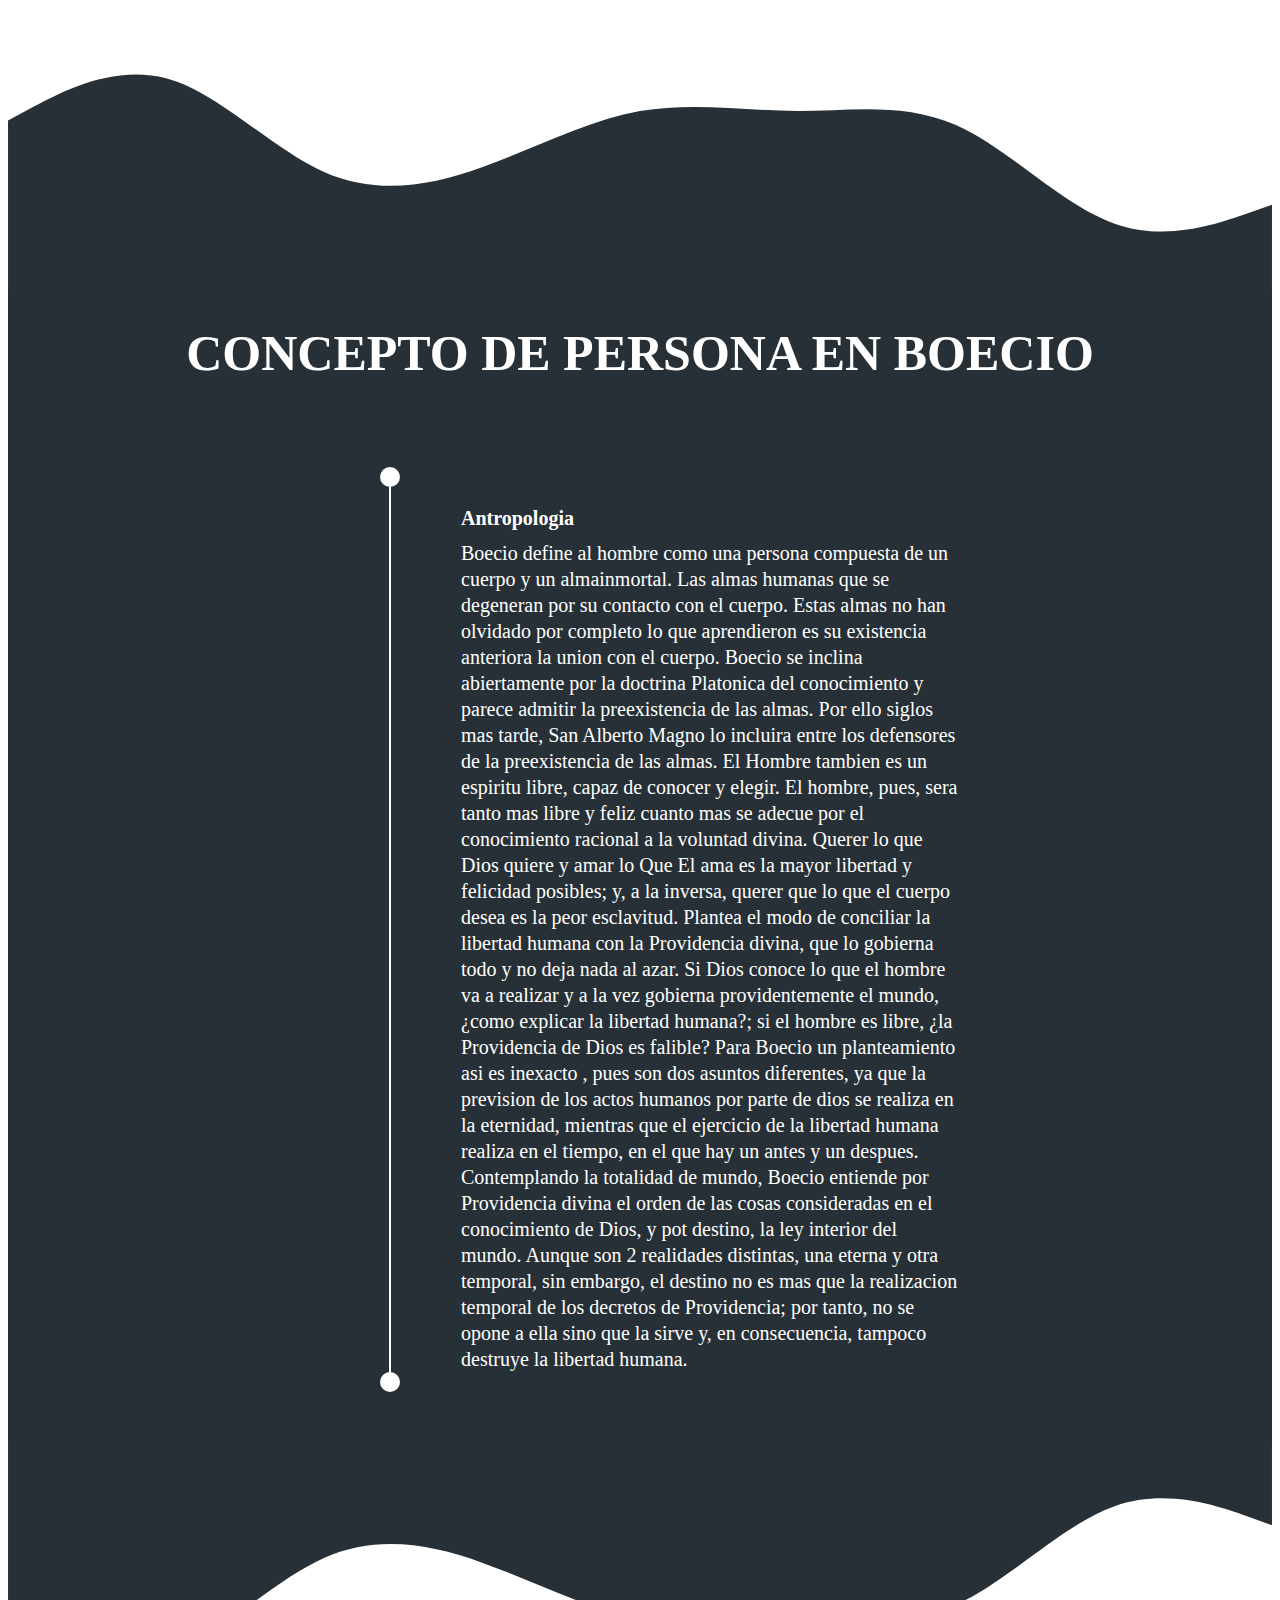
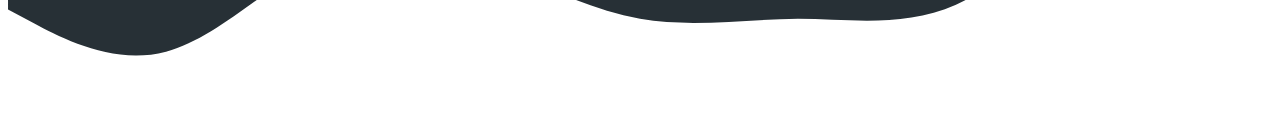
<file: Trabajos/Concepto Boecio/index.html>
<!DOCTYPE html>
<html lang="en">
<head>
    <meta charset="UTF-8">
    <meta http-equiv="X-UA-Compatible" content="IE=edge">
    <meta name="viewport" content="width=device-width, initial-scale=1.0">
    <title>Boecio</title>

    <link rel="stylesheet" href="style.css">
</head>
<body>

    <section class="proyectos" id="trabajos">
        <img class="ola" src="Imagenes/ola religiosa.svg" alt="division">
        <div class="cuerpo-proyectos">
            <h2 class="titulo-experiencia">Concepto de Persona En Boecio</h2>
            <div class="experiencia-grid">
                <div class="vacia"></div>
                <div class="linea"></div>
                <div class="experiencias">
                    <div class="fecha-experiencia"></div>
                    <div class="empresa-experiencia"></div>
                    <div class="rol-experiencia">Antropologia</div>
                    <div class="descripcion-experiencia">
                        Boecio define al hombre como una persona compuesta de
                        un cuerpo y un almainmortal. Las almas humanas que se 
                        degeneran por su contacto con el cuerpo. Estas almas
                        no han olvidado por completo lo que aprendieron
                        es su existencia anteriora la union con el cuerpo.
                        Boecio se inclina abiertamente por la doctrina Platonica 
                        del conocimiento y parece admitir la preexistencia de las
                        almas. Por ello siglos mas tarde, San Alberto Magno
                        lo incluira entre los defensores de la preexistencia
                        de las almas.
                        El Hombre tambien es un espiritu libre, capaz de conocer
                        y elegir. El hombre, pues, sera tanto mas libre y feliz
                        cuanto mas se adecue por el conocimiento racional a la 
                        voluntad divina. Querer lo que Dios quiere y amar lo Que
                        El ama es la mayor libertad y felicidad posibles; y, a la
                        inversa, querer que lo que el cuerpo desea es la peor 
                        esclavitud.
                        Plantea el modo de conciliar la libertad humana con la 
                        Providencia divina, que lo gobierna todo y no deja nada al
                        azar. Si Dios conoce lo que el hombre va a realizar y a la  
                        vez gobierna providentemente el mundo, ¿como explicar la 
                        libertad humana?; si el hombre es libre, ¿la Providencia
                        de Dios es falible? Para Boecio un planteamiento asi es inexacto
                        , pues son dos asuntos diferentes, ya que la  prevision de los 
                        actos humanos por parte de dios se realiza en la eternidad,
                        mientras que el ejercicio de la libertad humana realiza en el
                        tiempo, en el que hay un antes y un despues.
                        Contemplando la totalidad de mundo, Boecio entiende por 
                        Providencia divina el orden de las cosas consideradas en el
                        conocimiento de Dios, y pot destino, la ley interior del mundo.
                        Aunque son 2 realidades distintas, una eterna y otra temporal,
                        sin embargo, el destino no es mas que la realizacion temporal
                        de los decretos de Providencia; por tanto, no se opone a ella
                        sino que la sirve y, en consecuencia, tampoco destruye la 
                        libertad humana.
                    </div>
                </div>

            </div>
        </div>

        <img class="ola-abajo" src="Imagenes/ola religiosa.svg" alt="division">
    </section>








</body>
</html>
</file>
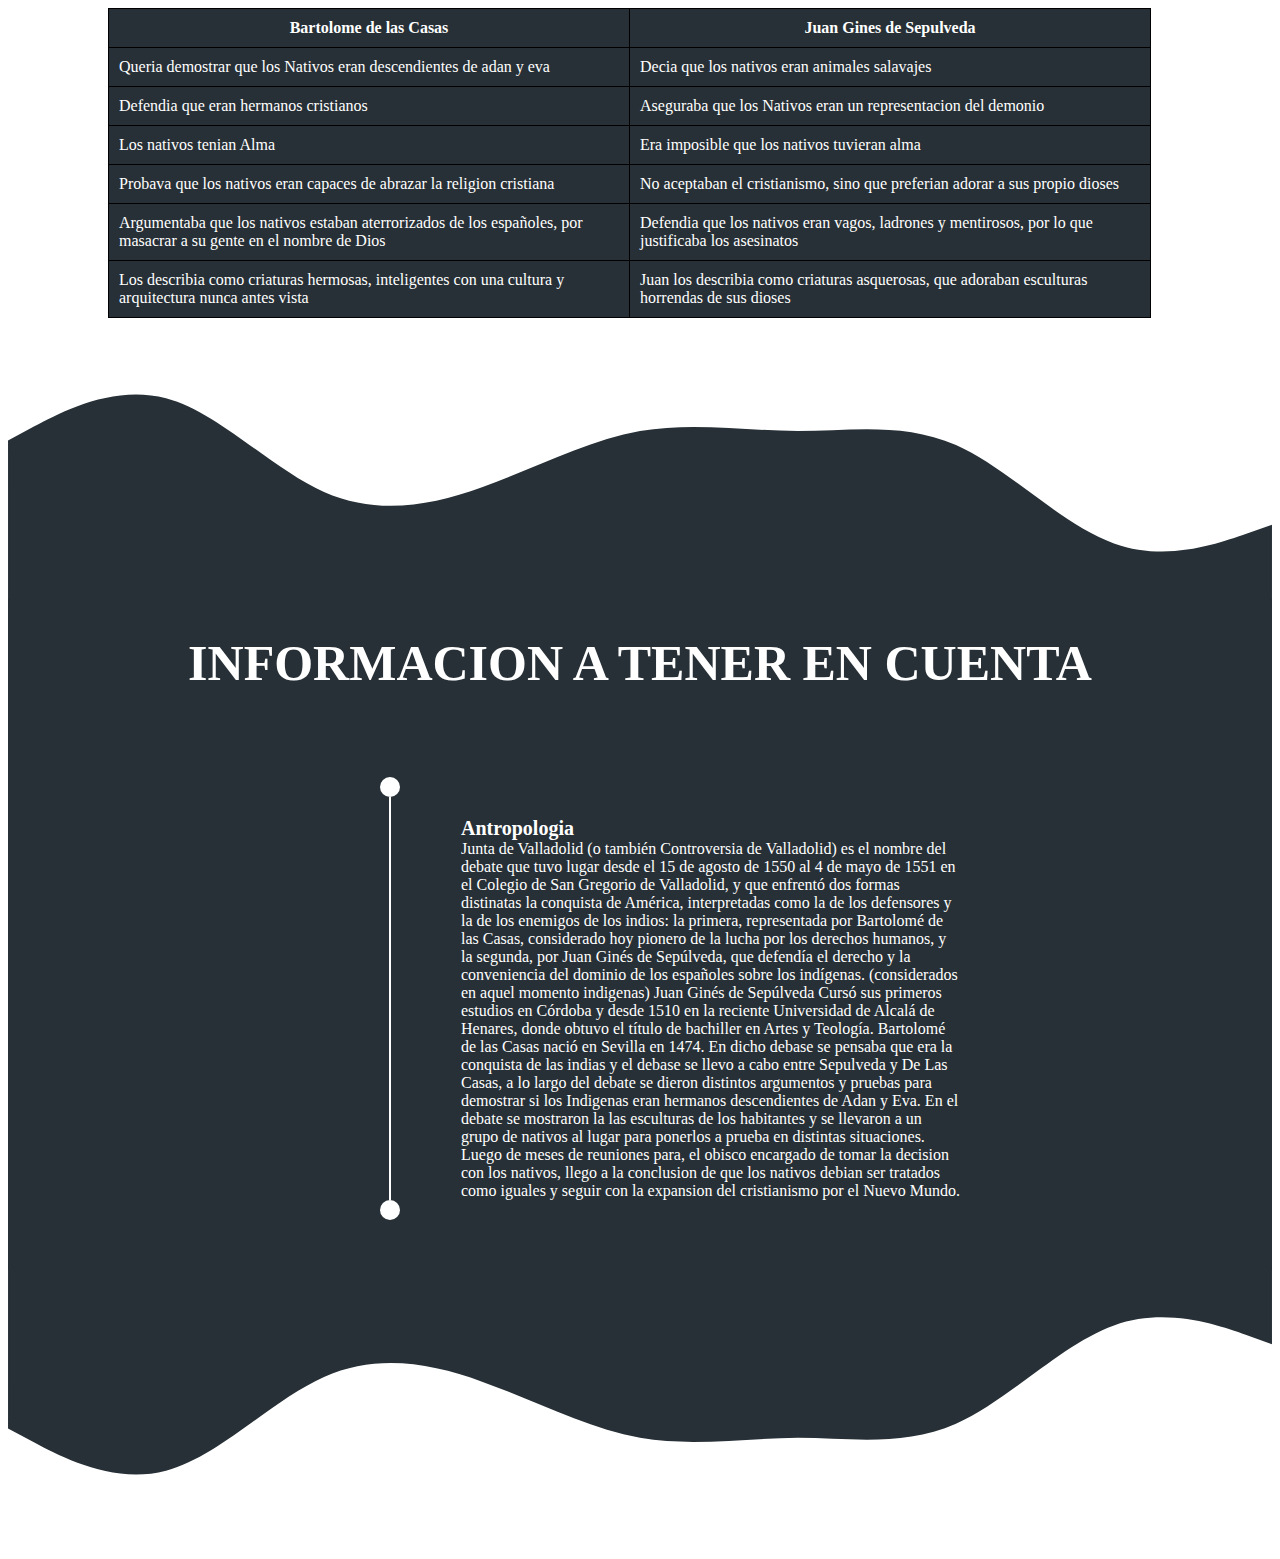
<file: Trabajos/Cuadro comparativo/Body.html>
<!DOCTYPE html>
<html lang="en">
<head>
    <meta charset="UTF-8">
    <meta http-equiv="X-UA-Compatible" content="IE=edge">
    <meta name="viewport" content="width=device-width, initial-scale=1.0">
    <title>Cuadro Comparativo</title>

    <link rel="stylesheet" href="styli.css">

    <style>
        table, th, td{
            border: 1px solid black;
            border-collapse: collapse;
            background-color:#273036;
            color: white;
        }

        th, td{
            padding: 10px;
        }

        th{
            text-align: center;
            width: 500px;
        }
        table{
            margin-top: 20px;
            margin: 0 100px;
        }
    </style>

</head>
<body>
    <table>
        <tr>
            <th>Bartolome de las Casas</th>
            <th>Juan Gines de Sepulveda</th>
        </tr>

        <tr>
            <td>Queria demostrar que los Nativos eran descendientes de adan y eva</td>
            <td>Decia que los nativos eran animales salavajes</td>
        </tr>

        <tr>
            <td>Defendia que eran hermanos cristianos</td>
            <td>Aseguraba que los Nativos eran un representacion del demonio</td>
        </tr>

        <tr>
            <td>Los nativos tenian Alma</td>
            <td>Era imposible que los nativos tuvieran alma</td>
        </tr>

        <tr>
            <td>Probava que los nativos eran capaces de abrazar la religion cristiana</td>
            <td>No aceptaban el cristianismo, sino que preferian adorar a sus propio dioses</td>
        </tr>

        <tr>
            <td>Argumentaba que los nativos estaban aterrorizados de los españoles, por masacrar a su gente en el nombre de Dios</td>
            <td>Defendia que los nativos eran vagos, ladrones y mentirosos, por lo que justificaba los asesinatos</td>
        </tr>

        <tr>
            <td>Los describia como criaturas hermosas, inteligentes con una cultura y arquitectura nunca antes vista</td>
            <td>Juan los describia como criaturas asquerosas, que adoraban esculturas horrendas de sus dioses</td>
        </tr>
    </table>



    <section class="texto" id="trabajo">
        <img class="ola" src="Imagenes/ola religiosa.svg" alt="division">
        <div class="cuerpo-texto">
            <h2 class="titulo-texto">Informacion a tener en cuenta</h2>
            <div class="texto-grid">
                <div class="vacia"></div>
                <div class="linea"></div>
                <div class="textos">
                    <div class="sub-titulo">Antropologia</div>
                    <div class="Contenido">
                        Junta de Valladolid (o también Controversia de Valladolid) es el nombre del debate que tuvo
                        lugar desde el 15 de agosto de 1550 al 4 de mayo de 1551 en el Colegio de San Gregorio de Valladolid,
                        y que enfrentó dos formas distinatas la conquista de América, interpretadas como la de los 
                        defensores y la de los enemigos de los indios: la primera, representada por Bartolomé de las Casas, considerado 
                        hoy pionero de la lucha por los derechos humanos, y la segunda, por Juan Ginés de Sepúlveda, que defendía el derecho y 
                        la conveniencia del dominio de los españoles sobre los indígenas. (considerados en aquel momento indigenas)
                        Juan Ginés de Sepúlveda Cursó sus primeros estudios en Córdoba y desde 1510 en la reciente Universidad de Alcalá de Henares,
                        donde obtuvo el título de bachiller en Artes y Teología.
                        Bartolomé de las Casas nació en Sevilla en 1474.
                        En dicho debase se pensaba que era la conquista de las indias y el debase se llevo a cabo entre Sepulveda y De Las Casas, 
                        a lo largo del debate se dieron distintos argumentos y pruebas para demostrar si los Indigenas eran hermanos descendientes 
                        de Adan y Eva. En el debate se mostraron la las esculturas de los habitantes y se llevaron a un grupo de nativos al lugar
                        para ponerlos a prueba en distintas situaciones.
                        Luego de meses de reuniones para, el obisco encargado de tomar la decision con los nativos, llego a la conclusion de 
                        que los nativos debian ser tratados como iguales y seguir con la expansion del cristianismo por el Nuevo Mundo.
                    </div>
                </div>
            </div>

        </div>
        <img class="ola-abajo" src="Imagenes/ola religiosa.svg" alt="division">
    </section>

</body>
</html>
</file>
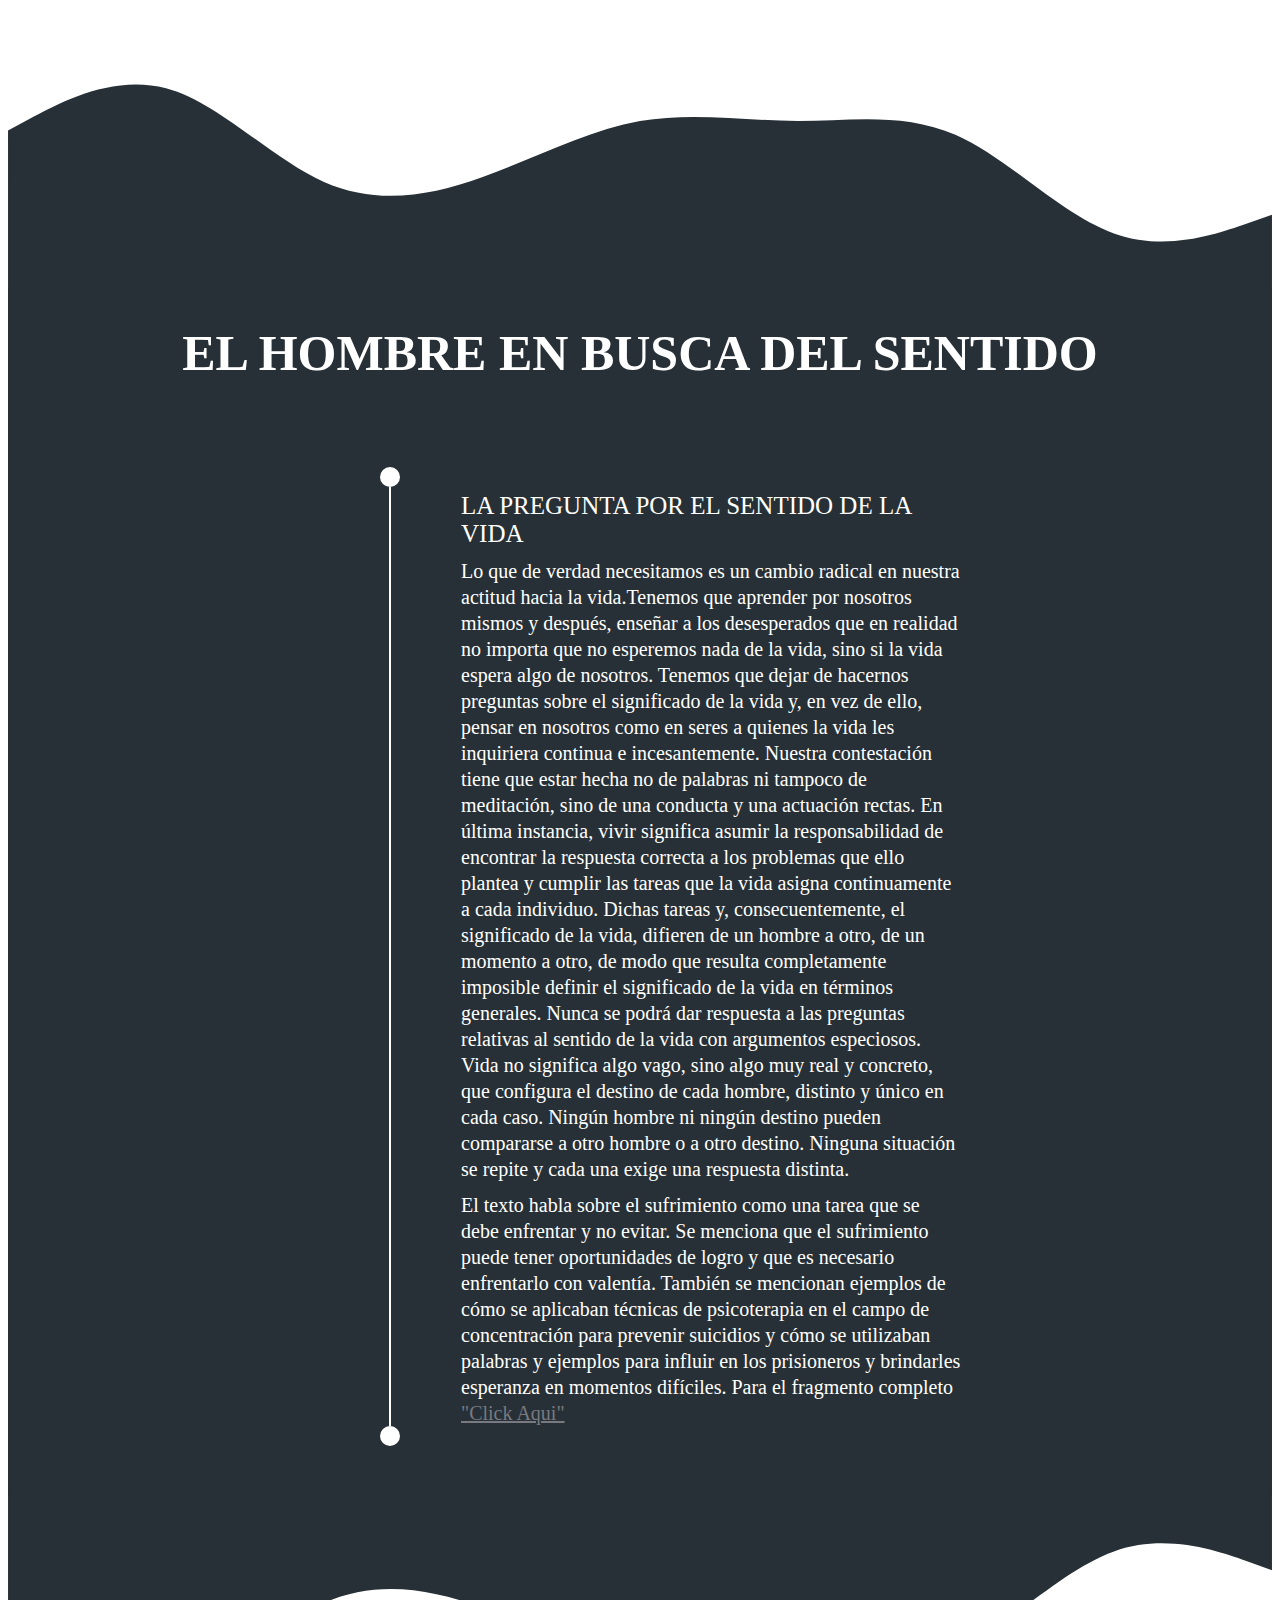
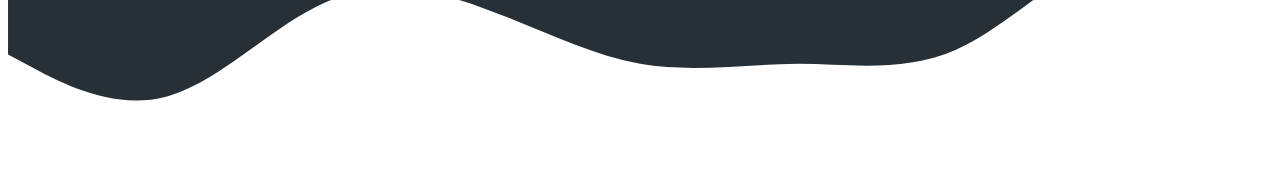
<file: Trabajos/El Sentido de la Vida/vik.html>
<!DOCTYPE html>
<html lang="en">
<head>
    <meta charset="UTF-8">
    <meta http-equiv="X-UA-Compatible" content="IE=edge">
    <meta name="viewport" content="width=device-width, initial-scale=1.0">
    <title>Viktor Frankl</title>

    <link rel="stylesheet" href="vik.css">
</head>
<body>

    <section class="proyectos" id="trabajos">
        <img class="ola" src="Imagenes/ola religiosa.svg" alt="division">
        <div class="cuerpo-proyectos">
            <h2 class="titulo-experiencia">El Hombre en Busca del Sentido</h2>
            <div class="experiencia-grid">
                <div class="vacia"></div>
                <div class="linea"></div>
                <div class="experiencias">
                    <div class="fecha-experiencia"></div>
                    <div class="empresa-experiencia">La pregunta por el sentido de la vida</div>
                    <div class="descripcion-experiencia">
                        Lo que de verdad necesitamos es un cambio radical
                        en nuestra actitud hacia la vida.Tenemos que 
                        aprender por nosotros mismos y después, enseñar 
                        a los desesperados que en
                        realidad no importa que no esperemos nada de la vida,
                        sino si la vida espera algo de nosotros. Tenemos que 
                        dejar de hacernos preguntas sobre el significado 
                        de la vida y, en vez de ello, pensar en nosotros
                        como en seres a quienes la vida les inquiriera continua
                        e incesantemente. Nuestra contestación tiene que estar 
                        hecha no de palabras ni tampoco de
                        meditación, sino de una conducta y una actuación 
                        rectas. En última instancia, vivir significa
                        asumir la responsabilidad de encontrar la respuesta 
                        correcta a los problemas que ello
                        plantea y cumplir las tareas que la vida asigna 
                        continuamente a cada individuo.
                        Dichas tareas y, consecuentemente, el significado de 
                        la vida, difieren de un hombre a
                        otro, de un momento a otro, de modo que resulta 
                        completamente imposible definir el significado de la 
                        vida en términos generales. Nunca se podrá dar respuesta a 
                        las preguntas relativas al sentido de la vida 
                        con argumentos especiosos. Vida no significa algo vago, sino
                        algo muy real y concreto, que configura el destino de cada 
                        hombre, distinto y único en cada caso. Ningún hombre ni ningún
                        destino pueden compararse a otro hombre o a otro destino.
                        Ninguna situación se repite y cada una exige una respuesta distinta.

                    </div>
                    <div class="descripcion-experiencia">
                        El texto habla sobre el sufrimiento como una tarea que se debe 
                        enfrentar y no evitar. Se menciona que el sufrimiento puede tener 
                        oportunidades de logro y que es necesario enfrentarlo con valentía. 
                        También se mencionan ejemplos de cómo se aplicaban técnicas de 
                        psicoterapia en el campo de concentración para prevenir suicidios 
                        y cómo se utilizaban palabras y ejemplos para influir en los prisioneros
                        y brindarles esperanza en momentos difíciles. Para el fragmento completo
                        <a class="enlace-jeno" href="Texto completo/Viktor Emil Frankl - El Hombre En Busca del Sentido (2004)-46-68.pdf" download="">
                            "Click Aqui"</a>
                        
                    </div>
                </div>

            </div>
        </div>

        <img class="ola-abajo" src="Imagenes/ola religiosa.svg" alt="division">
    </section>








</body>
</html>
</file>
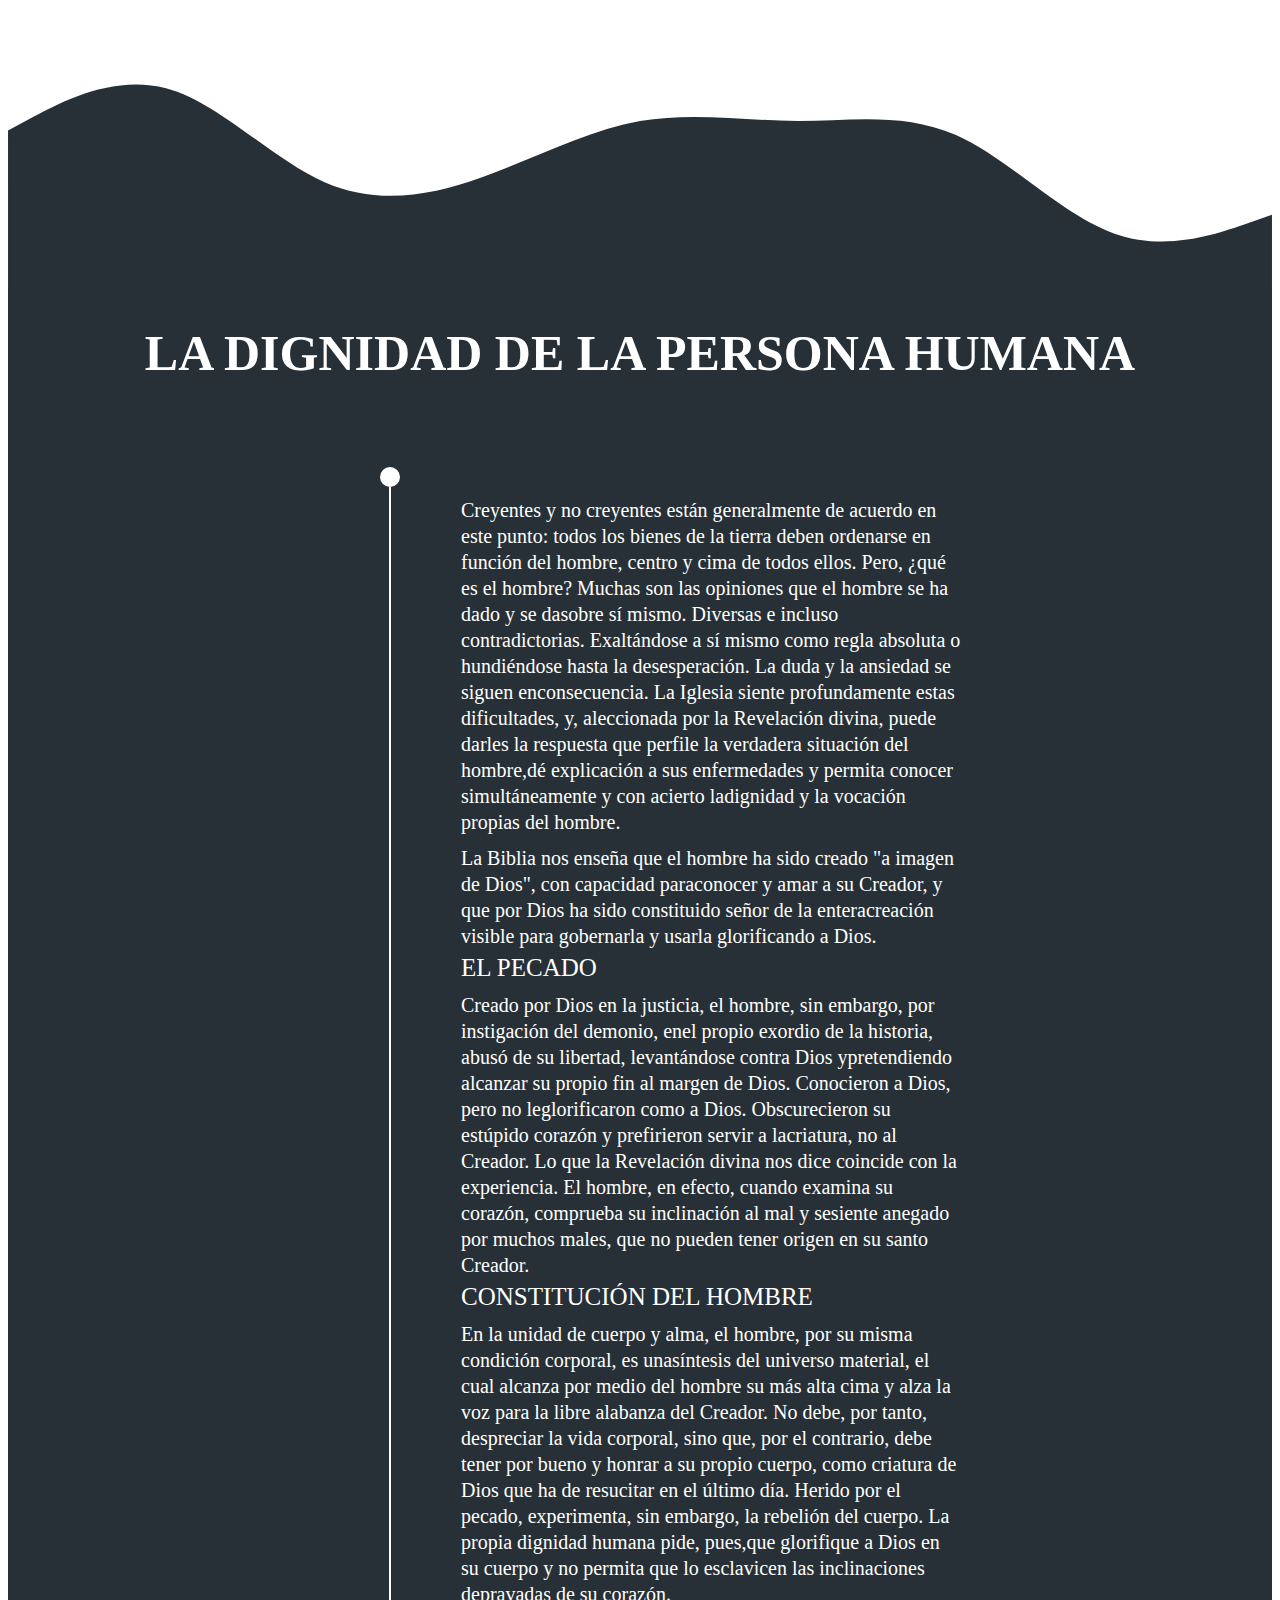
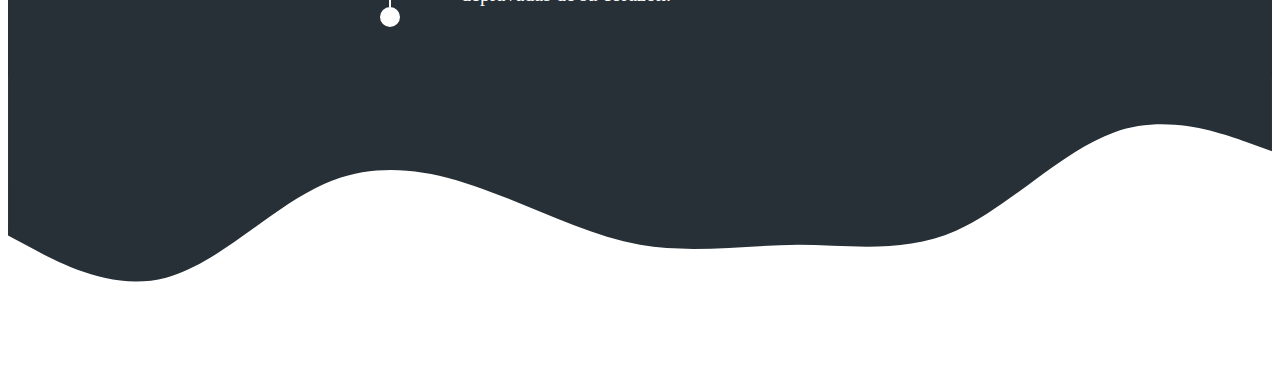
<file: Trabajos/La dignidad de la persona humana/dignidad.html>
<!DOCTYPE html>
<html lang="en">
<head>
    <meta charset="UTF-8">
    <meta http-equiv="X-UA-Compatible" content="IE=edge">
    <meta name="viewport" content="width=device-width, initial-scale=1.0">
    <title>La dignidad de la persona humana</title>

    <link rel="stylesheet" href="otraDignidad.css">
</head>
<body>

    <section class="proyectos" id="trabajos">
        <img class="ola" src="Imagenes/ola religiosa.svg" alt="division">
        <div class="cuerpo-proyectos">
            <h2 class="titulo-experiencia">La dignidad de la persona humana</h2>
            <div class="experiencia-grid">
                <div class="vacia"></div>
                <div class="linea"></div>
                <div class="experiencias">
                    <div class="fecha-experiencia"></div>
                    <div class="empresa-experiencia"></div>
                    <div class="descripcion-experiencia">
                        Creyentes y no creyentes están generalmente de acuerdo en este punto: todos los 
                        bienes de la tierra deben ordenarse en función del hombre, centro y cima de todos ellos. 
                        Pero, ¿qué es el hombre? Muchas son las opiniones que el hombre se ha dado y se dasobre 
                        sí mismo. Diversas e incluso contradictorias. Exaltándose a sí mismo como regla
                        absoluta o hundiéndose hasta la desesperación. La duda y la ansiedad se siguen enconsecuencia. 
                        La Iglesia siente profundamente estas dificultades, y, aleccionada por la
                        Revelación divina, puede darles la respuesta que perfile la verdadera situación
                        del hombre,dé explicación a sus enfermedades y permita conocer simultáneamente
                        y con acierto ladignidad y la vocación propias del hombre.
                    </div>
                    <div class="descripcion-experiencia">
                        La Biblia nos enseña que el hombre ha sido creado "a imagen de Dios", 
                        con capacidad paraconocer y amar a su Creador, y que por Dios ha 
                        sido constituido señor de la enteracreación visible para gobernarla y usarla glorificando a Dios.

                    </div>
                    <div class="empresa-experiencia">El pecado</div>
                    <div class="descripcion-experiencia">
                        Creado por Dios en la justicia, el hombre, sin embargo, 
                        por instigación del demonio, enel propio exordio de la historia, 
                        abusó de su libertad, levantándose contra Dios ypretendiendo 
                        alcanzar su propio fin al margen de Dios. Conocieron a Dios, 
                        pero no leglorificaron como a Dios. Obscurecieron su estúpido 
                        corazón y prefirieron servir a lacriatura, no al Creador. 
                        Lo que la Revelación divina nos dice coincide con la experiencia. 
                        El hombre, en efecto, cuando examina su corazón, comprueba su inclinación 
                        al mal y sesiente anegado por muchos males, que no pueden tener origen en su santo Creador.
                    </div>

                    <div class="empresa-experiencia">Constitución del hombre</div>
                    <div class="descripcion-experiencia">
                        En la unidad de cuerpo y alma, el hombre, por su misma condición corporal, 
                        es unasíntesis del universo material, el cual alcanza por medio del hombre su 
                        más alta cima y alza la voz para la libre alabanza del Creador. 
                        No debe, por tanto, despreciar la vida corporal, sino que, por el contrario, 
                        debe tener por bueno y honrar a su propio cuerpo, como criatura de 
                        Dios que ha de resucitar en el último día. Herido por el pecado, 
                        experimenta, sin embargo, la rebelión del cuerpo. La propia dignidad humana pide, 
                        pues,que glorifique a Dios en su cuerpo y no permita que lo esclavicen las inclinaciones 
                        depravadas de su corazón.
                    </div>
                </div>

            </div>
        </div>

        <img class="ola-abajo" src="Imagenes/ola religiosa.svg" alt="division">
    </section>








</body>
</html>
</file>
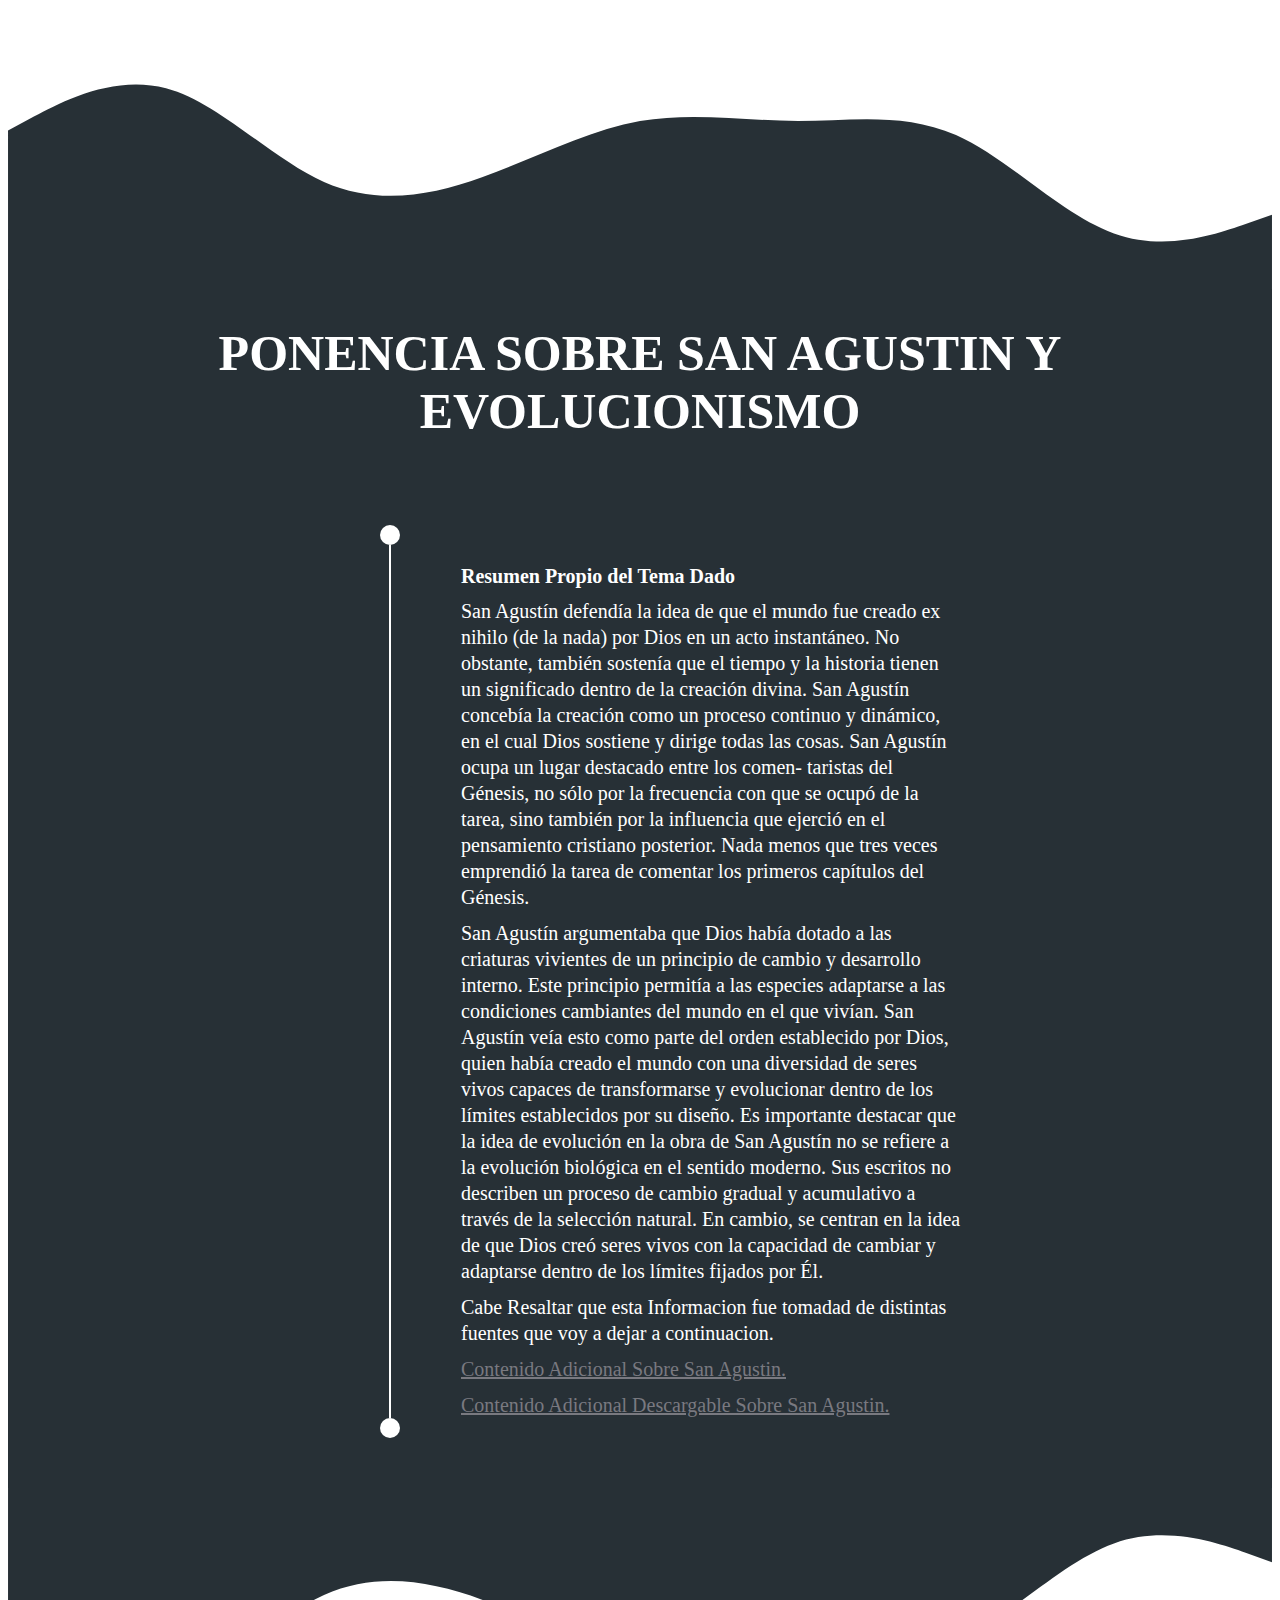
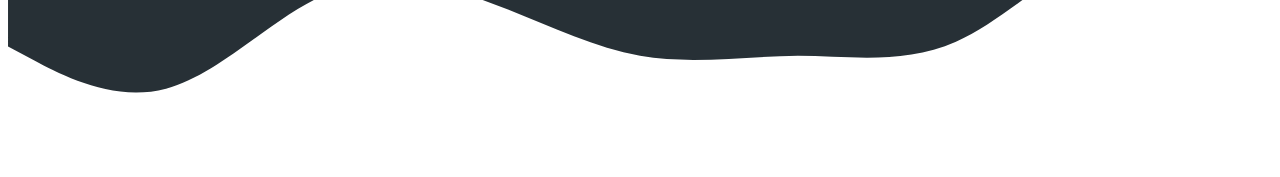
<file: Trabajos/Creacionismo Y Evolucion/Evolucionismo San Agustin/San Agustin.html>
<!DOCTYPE html>
<html lang="en">
<head>
    <meta charset="UTF-8">
    <meta http-equiv="X-UA-Compatible" content="IE=edge">
    <meta name="viewport" content="width=device-width, initial-scale=1.0">
    <title>San Agustin</title>

    <link rel="stylesheet" href="san austin.css">
</head>
<body>

    <section class="proyectos" id="trabajos">
        <img class="ola" src="Imagenes/ola religiosa.svg" alt="division">
        <div class="cuerpo-proyectos">
            <h2 class="titulo-experiencia">Ponencia Sobre San Agustin Y Evolucionismo</h2>
            <div class="experiencia-grid">
                <div class="vacia"></div>
                <div class="linea"></div>
                <div class="experiencias">
                    <div class="fecha-experiencia"></div>
                    <div class="empresa-experiencia"></div>
                    <div class="rol-experiencia">Resumen Propio del Tema Dado</div>
                    <div class="descripcion-experiencia">
                        San Agustín defendía la idea de que el mundo 
                        fue creado ex nihilo (de la nada) por Dios en un 
                        acto instantáneo. No obstante, también sostenía 
                        que el tiempo y la historia tienen un significado 
                        dentro de la creación divina. San Agustín concebía 
                        la creación como un proceso continuo y dinámico, en 
                        el cual Dios sostiene y dirige todas las cosas.
                        San Agustín ocupa un lugar destacado entre los comen-
                        taristas del Génesis, no sólo por la frecuencia con que 
                        se ocupó de la tarea, sino también por la influencia 
                        que ejerció en el pensamiento cristiano posterior.
                        Nada menos que tres veces emprendió la tarea de comentar los
                        primeros capítulos del Génesis.
                        
                    </div>
                    <div class="descripcion-experiencia">
                        San Agustín argumentaba que Dios había dotado a las 
                        criaturas vivientes de un principio de cambio y 
                        desarrollo interno. Este principio permitía a las 
                        especies adaptarse a las condiciones cambiantes del 
                        mundo en el que vivían. San Agustín veía esto como 
                        parte del orden establecido por Dios, quien había
                        creado el mundo con una diversidad de seres vivos 
                        capaces de transformarse y evolucionar dentro de los 
                        límites establecidos por su diseño. 
                        Es importante destacar que la idea de evolución 
                        en la obra de San Agustín no se refiere a la evolución 
                        biológica en el sentido moderno. Sus escritos no describen
                        un proceso de cambio gradual y acumulativo a través de 
                        la selección natural. En cambio, se centran en la idea 
                        de que Dios creó seres vivos con la capacidad de cambiar 
                        y adaptarse dentro de los límites fijados por Él.
                    </div>

                    <div class="descripcion-experiencia">
                        Cabe Resaltar que esta Informacion fue tomadad de distintas
                        fuentes que voy a dejar a continuacion.
                    </div>

                    <div class="descripcion-experiencia">
                        <a class="enlace-jeno" href="https://answersingenesis.org/es/creacion/agustin-y-su-interpretacion-sobre-los-dias-de-la-creacion/">
                            Contenido Adicional Sobre San Agustin.</a>
                    </div>

                    <div class="descripcion-experiencia">
                        <a class="enlace-jeno" href="Contenido Extra/Ponencia sobre posible evolucionismo en San Agustín.pdf" download="">
                            Contenido Adicional Descargable Sobre San Agustin.</a>
                    </div>
                </div>

            </div>
        </div>

        <img class="ola-abajo" src="Imagenes/ola religiosa.svg" alt="division">
    </section>








</body>
</html>
</file>
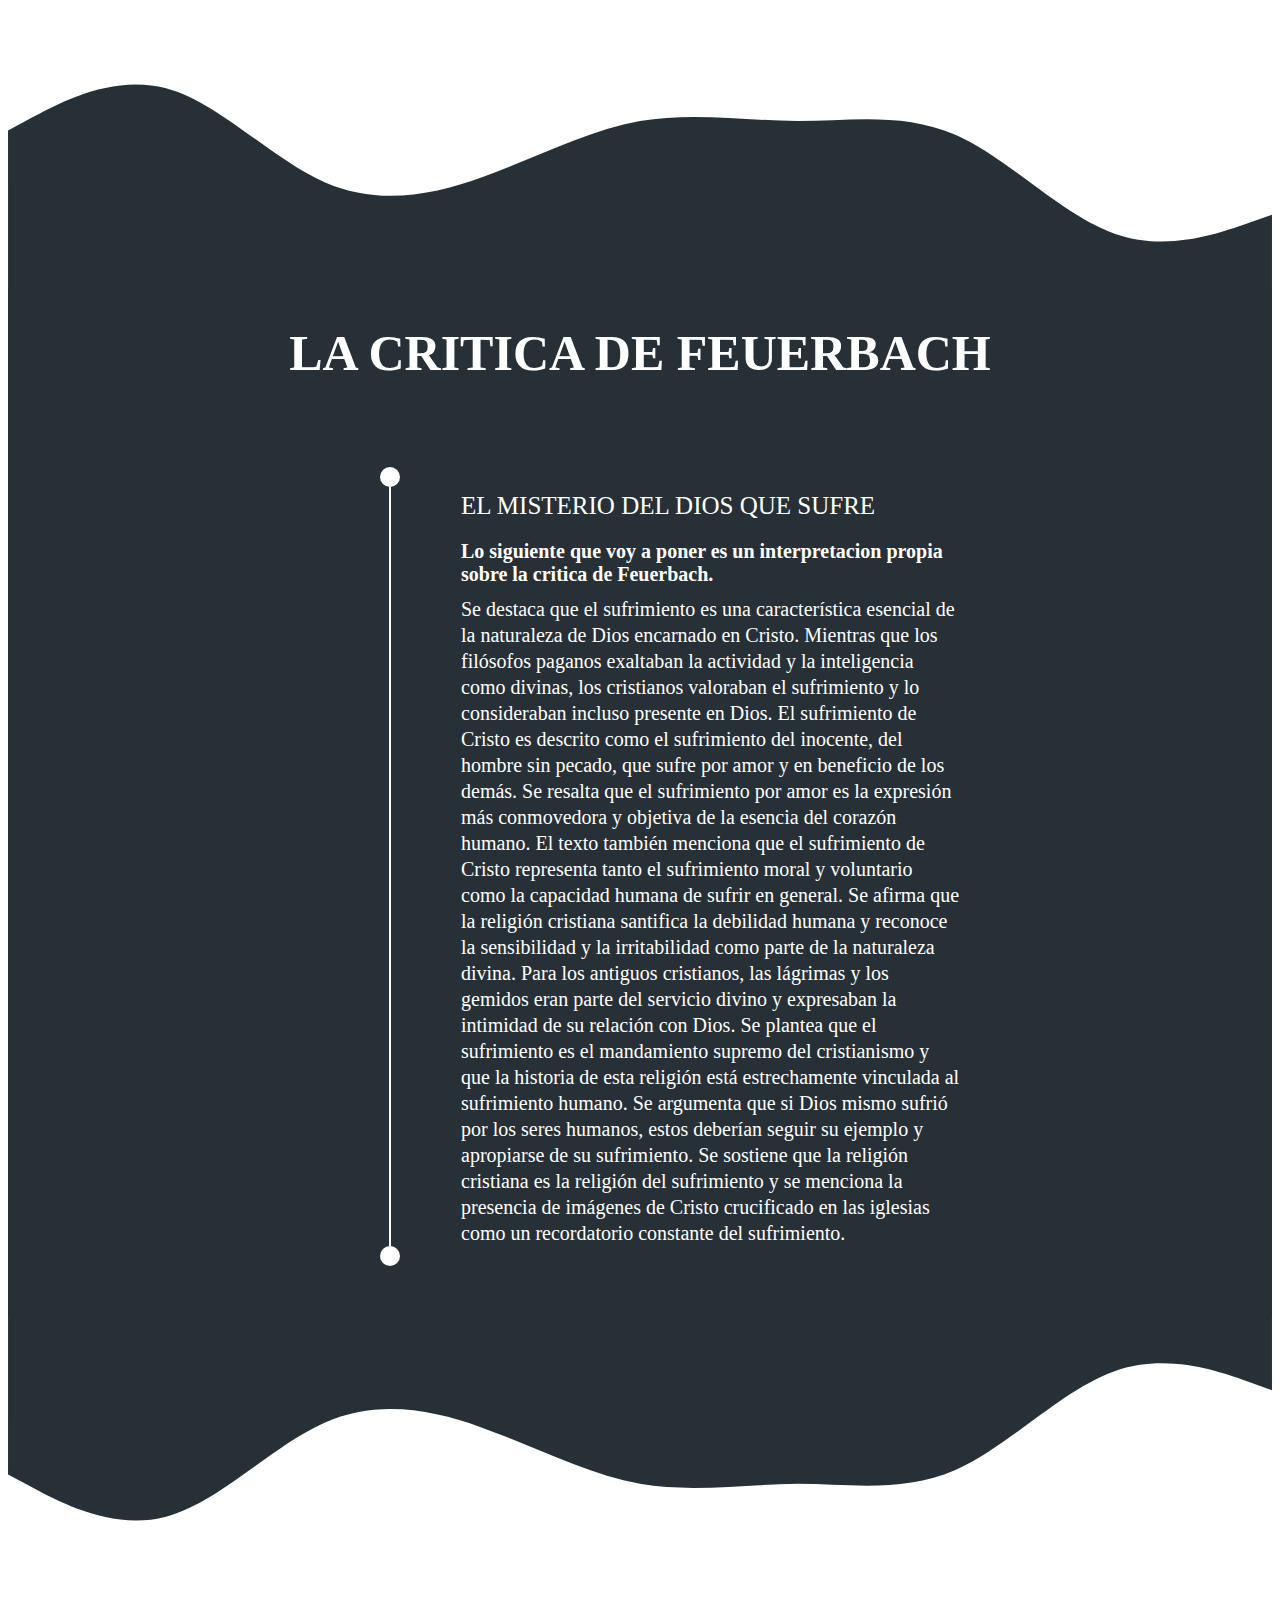
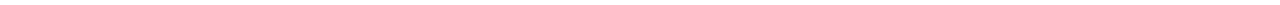
<file: Trabajos/Critica Jenofones/Critica Feuerbach/feuer.html>
<!DOCTYPE html>
<html lang="en">
<head>
    <meta charset="UTF-8">
    <meta http-equiv="X-UA-Compatible" content="IE=edge">
    <meta name="viewport" content="width=device-width, initial-scale=1.0">
    <title>Feuerbach</title>

    <link rel="stylesheet" href="feuer.css">
</head>
<body>

    <section class="proyectos" id="trabajos">
        <img class="ola" src="Imagenes/ola religiosa.svg" alt="division">
        <div class="cuerpo-proyectos">
            <h2 class="titulo-experiencia">La Critica de Feuerbach</h2>
            <div class="experiencia-grid">
                <div class="vacia"></div>
                <div class="linea"></div>
                <div class="experiencias">
                    <div class="fecha-experiencia"></div>
                    <div class="empresa-experiencia">EL MISTERIO DEL DIOS QUE SUFRE</div>
                    <div class="rol-experiencia">
                        Lo siguiente que voy a poner es un interpretacion
                        propia sobre la critica de Feuerbach.
                    </div>
                    <div class="descripcion-experiencia">
                        Se destaca que el sufrimiento es una 
                        característica esencial de la naturaleza 
                        de Dios encarnado en Cristo. Mientras 
                        que los filósofos paganos exaltaban la 
                        actividad y la inteligencia como divinas, 
                        los cristianos valoraban el sufrimiento y 
                        lo consideraban incluso presente en Dios. 
                        El sufrimiento de Cristo es descrito como 
                        el sufrimiento del inocente, del hombre 
                        sin pecado, que sufre por amor y en beneficio 
                        de los demás. Se resalta que el sufrimiento 
                        por amor es la expresión más conmovedora y 
                        objetiva de la esencia del corazón humano.

                        El texto también menciona que el sufrimiento de
                        Cristo representa tanto el sufrimiento moral y 
                        voluntario como la capacidad humana 
                        de sufrir en general. Se afirma que la religión
                        cristiana santifica la debilidad humana y 
                        reconoce la sensibilidad y la irritabilidad 
                        como parte de la naturaleza divina. Para los 
                        antiguos cristianos, las lágrimas y los 
                        gemidos eran parte del servicio divino y 
                        expresaban la intimidad de su relación con Dios.

                        Se plantea que el sufrimiento es el mandamiento 
                        supremo del cristianismo y que la historia de 
                        esta religión está estrechamente vinculada al 
                        sufrimiento humano. Se argumenta que si Dios 
                        mismo sufrió por los seres humanos, estos 
                        deberían seguir su ejemplo y apropiarse de 
                        su sufrimiento. Se sostiene que la religión 
                        cristiana es la religión del sufrimiento y 
                        se menciona la presencia de imágenes de Cristo 
                        crucificado en las iglesias como un recordatorio 
                        constante del sufrimiento.


                        <a class="enlace-jeno" href=""></a>
                        
                    </div>
                </div>

            </div>
        </div>

        <img class="ola-abajo" src="Imagenes/ola religiosa.svg" alt="division">
    </section>








</body>
</html>
</file>
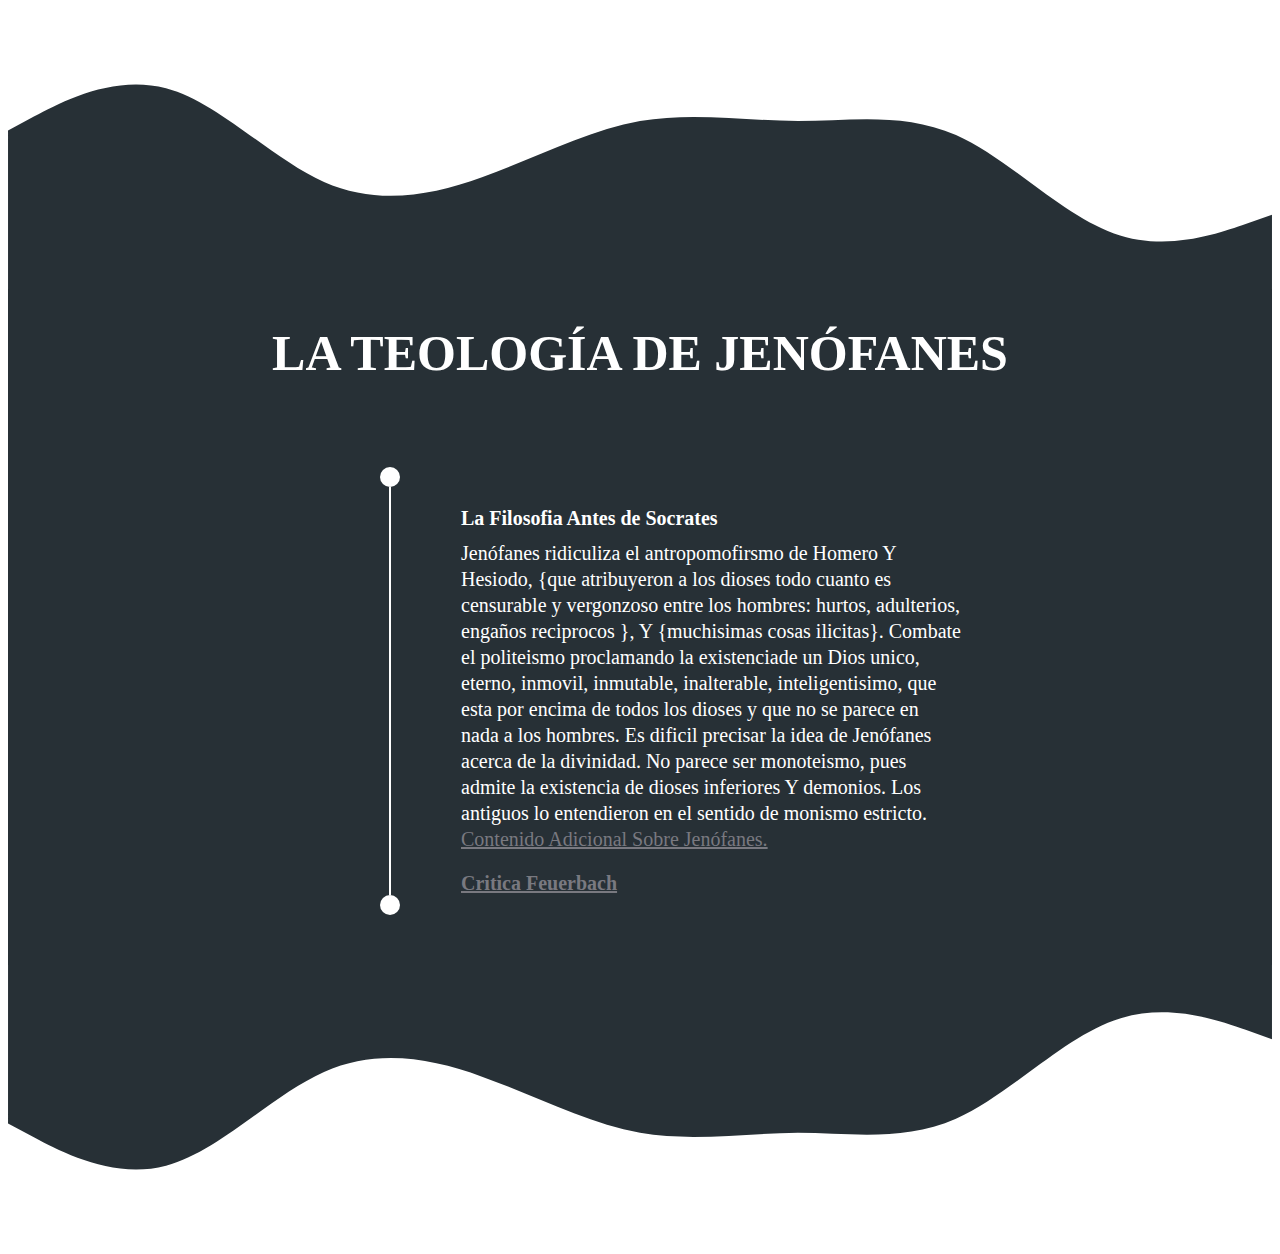
<file: Trabajos/Critica Jenofones/La Critica de Jenofones/Jeno.html>
<!DOCTYPE html>
<html lang="en">
<head>
    <meta charset="UTF-8">
    <meta http-equiv="X-UA-Compatible" content="IE=edge">
    <meta name="viewport" content="width=device-width, initial-scale=1.0">
    <title>Jenófanes</title>

    <link rel="stylesheet" href="Jeno.css">
</head>
<body>

    <section class="proyectos" id="trabajos">
        <img class="ola" src="Imagenes/ola religiosa.svg" alt="division">
        <div class="cuerpo-proyectos">
            <h2 class="titulo-experiencia">La teología de Jenófanes</h2>
            <div class="experiencia-grid">
                <div class="vacia"></div>
                <div class="linea"></div>
                <div class="experiencias">
                    <div class="fecha-experiencia"></div>
                    <div class="empresa-experiencia"></div>
                    <div class="rol-experiencia">La Filosofia Antes de Socrates</div>
                    <div class="descripcion-experiencia">
                        Jenófanes ridiculiza el antropomofirsmo de 
                        Homero Y Hesiodo, {que atribuyeron a los dioses
                        todo cuanto es censurable y vergonzoso entre
                        los hombres: hurtos, adulterios, engaños reciprocos
                        }, Y {muchisimas cosas ilicitas}. Combate el politeismo
                        proclamando la existenciade un Dios unico, eterno, inmovil,
                        inmutable, inalterable, inteligentisimo, que esta por 
                        encima de todos los dioses y que no se parece en nada a los
                        hombres.

                        Es dificil precisar la idea de Jenófanes acerca de la divinidad.
                        No parece ser monoteismo, pues admite la existencia de dioses
                        inferiores Y demonios. Los antiguos lo entendieron en el sentido
                        de monismo estricto.
                        <a class="enlace-jeno" href="http://www.clerus.org/clerus/dati/2004-06/22-15/filjelo.html" target="_blank">Contenido Adicional Sobre Jenófanes.</a>
                    </div>
                    <div class="rol-experiencia">
                        <a class="enlace-jeno" href="../Critica Feuerbach/feuer.html" target="_blank">Critica Feuerbach</a>
                    </div>
                </div>

            </div>
        </div>

        <img class="ola-abajo" src="Imagenes/ola religiosa.svg" alt="division">
    </section>








</body>
</html>
</file>
<file: Trabajos/Concepto Boecio/style.css>
.proyectos {
    display: flex;
    flex-direction: column;
}

.cuerpo-proyectos {
    background-color:#273036;
    color: white;
}


/*ajustamos las olas/waves, essto lo hacemos para celulares*/
.ola {
    width: 100%;
    position: relative;
}

.ola-abajo {
    transform: scaleY(-1);
    position: relative;
    top: -1px;
}



.titulo-experiencia {
    text-align: center;
    text-transform: uppercase;
    font-weight: bold;
    font-size: 30px;
    margin: 25px;
}

.fecha-experiencia {
    font-size: 25px;
    font-weight: bold;
    color: yellow;
}

.empresa-experiencia {
    font-size: 20px;
    text-transform: uppercase;
    margin-top: 5px;
}

.rol-experiencia {
    font-weight: 500;
    font-size: 18px;
    margin-top: 20px;
}

.descripcion-experiencia{
    font-weight: 400;
    font-size: 15px;
    margin-top: 10px;
}

.experiencias {
    padding: 25px;
    max-width: 500px;
    margin: 0 auto;
}



@media (min-width: 950px) {

    .titulo-experiencia {
        font-size: 50px;
        margin: 35px 0;
    }
    
    .fecha-experiencia {
        font-size: 40px;

    }
    
    .empresa-experiencia {
        font-size: 25px;
    }
    
    .rol-experiencia {
        font-weight: bold;
        font-size: 20px;
        margin-top: 20px;
    }
    
    .descripcion-experiencia{
        font-size: 20px;
        margin-top: 10px;
        line-height: 1.3;
    }

    .experiencias {
        padding: 0;
    }


    /*alineamos un poco a la derecha una de las experiencias de la izq.*/
    .experiencia-izquierda {
        text-align: right;
    }
    

    .experiencia-grid {
        display: grid;
        grid-template-columns: auto 2px auto; /*aca estoy definiendo 3 columnas y como van a ser*/
        gap: 20px 70px; /*separacion entre los elementos primero en vertical para sobreponer los circulos uno encima de los otros y separacion entre la linea y los elementos*/
        padding: 70px; /*separo el contenido de los bordes*/
        justify-content: center;
        max-width: 980px;
        margin: 0 auto;
    }

    .linea {
        background-color: white;
        position: relative;
    }

    /*estos son elementos que se van a posicionar antes y despues del contenido de mi elemento, en este caso .linea*/
    /*tambien estoy creando las pelotitas de la linea*/
    .linea::before,
    .linea::after  {
        content: "";
        display: block;
        width: 20px;
        height: 20px;
        background-color: white;
        border-radius: 50%;
        position: absolute;

        top: -20px;
        left: -9px;
    }

    .linea::after {
        top: 100%;
        z-index: 1; /*la ultima pelotita esta escondida detras de la imagen (la ola) por lo cual le estoy dando prioridad*/
    }
}
</file>
<file: Trabajos/Cuadro comparativo/styli.css>
.texto {
    display: flex;
    flex-direction: column;
}

.cuerpo-texto {
    background-color:#273036;
    color: white;
}


/*ajustamos las olas/waves, essto lo hacemos para celulares*/
.ola {
    width: 100%;
    position: relative;
    top: 10px;
}

.ola-abajo {
    transform: scaleY(-1);
    position: relative;
    top: -10px;
}



.titulo-texto {
    text-align: center;
    text-transform: uppercase;
    font-weight: bold;
    font-size: 30px;
    margin: 25px;
}


.sub-titulo {
    font-weight: 500;
    font-size: 18px;
    margin-top: 20px;
}

.contenido{
    font-weight: 400;
    font-size: 15px;
    margin-top: 10px;
}



.textos {
    padding: 25px;
    max-width: 500px;
    margin: 0 auto;
}



@media (min-width: 950px) {

    .titulo-texto {
        font-size: 50px;
        margin: 35px 0;
    }
    
    
    .sub-titulo {
        font-weight: bold;
        font-size: 20px;
        margin-top: 20px;
    }
    
    .contenido{
        font-size: 20px;
        margin-top: 10px;
        line-height: 1.3;
    }

    .textos {
        padding: 0;
    }


    /*alineamos un poco a la derecha una de las experiencias de la izq.*/
    .experiencia-izquierda {
        text-align: right;
    }
    

    .texto-grid {
        display: grid;
        grid-template-columns: auto 2px auto; /*aca estoy definiendo 3 columnas y como van a ser*/
        gap: 20px 70px; /*separacion entre los elementos primero en vertical para sobreponer los circulos uno encima de los otros y separacion entre la linea y los elementos*/
        padding: 70px; /*separo el contenido de los bordes*/
        justify-content: center;
        max-width: 980px;
        margin: 0 auto;
    }

    .linea {
        background-color: white;
        position: relative;
    }

    /*estos son elementos que se van a posicionar antes y despues del contenido de mi elemento, en este caso .linea*/
    /*tambien estoy creando las pelotitas de la linea*/
    .linea::before,
    .linea::after  {
        content: "";
        display: block;
        width: 20px;
        height: 20px;
        background-color: white;
        border-radius: 50%;
        position: absolute;

        top: -20px;
        left: -9px;
    }

    .linea::after {
        top: 100%;
        z-index: 1; /*la ultima pelotita esta escondida detras de la imagen (la ola) por lo cual le estoy dando prioridad*/
    }
}
</file>
<file: Trabajos/El Sentido de la Vida/vik.css>
.proyectos {
    display: flex;
    flex-direction: column;
}

.cuerpo-proyectos {
    background-color:#273036;
    color: white;
}


/*ajustamos las olas/waves, essto lo hacemos para celulares*/
.ola {
    width: 100%;
    position: relative;
    top: 10px;
}

.ola-abajo {
    transform: scaleY(-1);
    position: relative;
    top: -10px;
}



.titulo-experiencia {
    text-align: center;
    text-transform: uppercase;
    font-weight: bold;
    font-size: 30px;
    margin: 25px;
}

.fecha-experiencia {
    font-size: 25px;
    font-weight: bold;
    color: yellow;
}

.empresa-experiencia {
    font-size: 20px;
    text-transform: uppercase;
    margin-top: 5px;
}

.rol-experiencia {
    font-weight: 500;
    font-size: 18px;
    margin-top: 20px;
}

.descripcion-experiencia{
    font-weight: 400;
    font-size: 15px;
    margin-top: 10px;
}

.experiencias {
    padding: 25px;
    max-width: 500px;
    margin: 0 auto;
}



@media (min-width: 950px) {

    .titulo-experiencia {
        font-size: 50px;
        margin: 35px 0;
    }
    
    .fecha-experiencia {
        font-size: 40px;

    }
    
    .empresa-experiencia {
        font-size: 25px;
    }
    
    .rol-experiencia {
        font-weight: bold;
        font-size: 20px;
        margin-top: 20px;
    }
    
    .descripcion-experiencia{
        font-size: 20px;
        margin-top: 10px;
        line-height: 1.3;
    }

    .experiencias {
        padding: 0;
    }


    /*alineamos un poco a la derecha una de las experiencias de la izq.*/
    .experiencia-izquierda {
        text-align: right;
    }
    

    .experiencia-grid {
        display: grid;
        grid-template-columns: auto 2px auto; /*aca estoy definiendo 3 columnas y como van a ser*/
        gap: 20px 70px; /*separacion entre los elementos primero en vertical para sobreponer los circulos uno encima de los otros y separacion entre la linea y los elementos*/
        padding: 70px; /*separo el contenido de los bordes*/
        justify-content: center;
        max-width: 980px;
        margin: 0 auto;
    }

    .linea {
        background-color: white;
        position: relative;
    }

    /*estos son elementos que se van a posicionar antes y despues del contenido de mi elemento, en este caso .linea*/
    /*tambien estoy creando las pelotitas de la linea*/
    .linea::before,
    .linea::after  {
        content: "";
        display: block;
        width: 20px;
        height: 20px;
        background-color: white;
        border-radius: 50%;
        position: absolute;

        top: -20px;
        left: -9px;
    }

    .linea::after {
        top: 100%;
        z-index: 1; /*la ultima pelotita esta escondida detras de la imagen (la ola) por lo cual le estoy dando prioridad*/
    }
}

.enlace-jeno {
    list-style: none;
    color: rgb(121, 121, 128);
}
</file>
<file: Trabajos/La dignidad de la persona humana/otraDignidad.css>
.proyectos {
    display: flex;
    flex-direction: column;
}

.cuerpo-proyectos {
    background-color:#273036;
    color: white;
}


/*ajustamos las olas/waves, essto lo hacemos para celulares*/
.ola {
    width: 100%;
    position: relative;
    top: 10px;
}

.ola-abajo {
    transform: scaleY(-1);
    position: relative;
    top: -10px;
}



.titulo-experiencia {
    text-align: center;
    text-transform: uppercase;
    font-weight: bold;
    font-size: 30px;
    margin: 25px;
}

.fecha-experiencia {
    font-size: 25px;
    font-weight: bold;
    color: yellow;
}

.empresa-experiencia {
    font-size: 20px;
    text-transform: uppercase;
    margin-top: 5px;
}

.rol-experiencia {
    font-weight: 500;
    font-size: 18px;
    margin-top: 20px;
}

.descripcion-experiencia{
    font-weight: 400;
    font-size: 15px;
    margin-top: 10px;
}

.experiencias {
    padding: 25px;
    max-width: 500px;
    margin: 0 auto;
}



@media (min-width: 950px) {

    .titulo-experiencia {
        font-size: 50px;
        margin: 35px 0;
    }
    
    .fecha-experiencia {
        font-size: 40px;

    }
    
    .empresa-experiencia {
        font-size: 25px;
    }
    
    .rol-experiencia {
        font-weight: bold;
        font-size: 20px;
        margin-top: 20px;
    }
    
    .descripcion-experiencia{
        font-size: 20px;
        margin-top: 10px;
        line-height: 1.3;
    }

    .experiencias {
        padding: 0;
    }


    /*alineamos un poco a la derecha una de las experiencias de la izq.*/
    .experiencia-izquierda {
        text-align: right;
    }
    

    .experiencia-grid {
        display: grid;
        grid-template-columns: auto 2px auto; /*aca estoy definiendo 3 columnas y como van a ser*/
        gap: 20px 70px; /*separacion entre los elementos primero en vertical para sobreponer los circulos uno encima de los otros y separacion entre la linea y los elementos*/
        padding: 70px; /*separo el contenido de los bordes*/
        justify-content: center;
        max-width: 980px;
        margin: 0 auto;
    }

    .linea {
        background-color: white;
        position: relative;
    }

    /*estos son elementos que se van a posicionar antes y despues del contenido de mi elemento, en este caso .linea*/
    /*tambien estoy creando las pelotitas de la linea*/
    .linea::before,
    .linea::after  {
        content: "";
        display: block;
        width: 20px;
        height: 20px;
        background-color: white;
        border-radius: 50%;
        position: absolute;

        top: -20px;
        left: -9px;
    }

    .linea::after {
        top: 100%;
        z-index: 1; /*la ultima pelotita esta escondida detras de la imagen (la ola) por lo cual le estoy dando prioridad*/
    }
}

.enlace-jeno {
    list-style: none;
    color: rgb(121, 121, 128);
}
</file>
<file: Trabajos/Creacionismo Y Evolucion/Evolucionismo San Agustin/san austin.css>
.proyectos {
    display: flex;
    flex-direction: column;
}

.cuerpo-proyectos {
    background-color:#273036;
    color: white;
}


/*ajustamos las olas/waves, essto lo hacemos para celulares*/
.ola {
    width: 100%;
    position: relative;
    top: 10px;
}

.ola-abajo {
    transform: scaleY(-1);
    position: relative;
    top: -10px;
}



.titulo-experiencia {
    text-align: center;
    text-transform: uppercase;
    font-weight: bold;
    font-size: 30px;
    margin: 25px;
}

.fecha-experiencia {
    font-size: 25px;
    font-weight: bold;
    color: yellow;
}

.empresa-experiencia {
    font-size: 20px;
    text-transform: uppercase;
    margin-top: 5px;
}

.rol-experiencia {
    font-weight: 500;
    font-size: 18px;
    margin-top: 20px;
}

.descripcion-experiencia{
    font-weight: 400;
    font-size: 15px;
    margin-top: 10px;
}

.experiencias {
    padding: 25px;
    max-width: 500px;
    margin: 0 auto;
}



@media (min-width: 950px) {

    .titulo-experiencia {
        font-size: 50px;
        margin: 35px 0;
    }
    
    .fecha-experiencia {
        font-size: 40px;

    }
    
    .empresa-experiencia {
        font-size: 25px;
    }
    
    .rol-experiencia {
        font-weight: bold;
        font-size: 20px;
        margin-top: 20px;
    }
    
    .descripcion-experiencia{
        font-size: 20px;
        margin-top: 10px;
        line-height: 1.3;
    }

    .experiencias {
        padding: 0;
    }


    /*alineamos un poco a la derecha una de las experiencias de la izq.*/
    .experiencia-izquierda {
        text-align: right;
    }
    

    .experiencia-grid {
        display: grid;
        grid-template-columns: auto 2px auto; /*aca estoy definiendo 3 columnas y como van a ser*/
        gap: 20px 70px; /*separacion entre los elementos primero en vertical para sobreponer los circulos uno encima de los otros y separacion entre la linea y los elementos*/
        padding: 70px; /*separo el contenido de los bordes*/
        justify-content: center;
        max-width: 980px;
        margin: 0 auto;
    }

    .linea {
        background-color: white;
        position: relative;
    }

    /*estos son elementos que se van a posicionar antes y despues del contenido de mi elemento, en este caso .linea*/
    /*tambien estoy creando las pelotitas de la linea*/
    .linea::before,
    .linea::after  {
        content: "";
        display: block;
        width: 20px;
        height: 20px;
        background-color: white;
        border-radius: 50%;
        position: absolute;

        top: -20px;
        left: -9px;
    }

    .linea::after {
        top: 100%;
        z-index: 1; /*la ultima pelotita esta escondida detras de la imagen (la ola) por lo cual le estoy dando prioridad*/
    }
}

.enlace-jeno {
    list-style: none;
    color: rgb(121, 121, 128);
}
</file>
<file: Trabajos/Critica Jenofones/Critica Feuerbach/feuer.css>
.proyectos {
    display: flex;
    flex-direction: column;
}

.cuerpo-proyectos {
    background-color:#273036;
    color: white;
}


/*ajustamos las olas/waves, essto lo hacemos para celulares*/
.ola {
    width: 100%;
    position: relative;
    top: 10px;
}

.ola-abajo {
    transform: scaleY(-1);
    position: relative;
    top: -10px;
}



.titulo-experiencia {
    text-align: center;
    text-transform: uppercase;
    font-weight: bold;
    font-size: 30px;
    margin: 25px;
}

.fecha-experiencia {
    font-size: 25px;
    font-weight: bold;
    color: yellow;
}

.empresa-experiencia {
    font-size: 20px;
    text-transform: uppercase;
    margin-top: 5px;
}

.rol-experiencia {
    font-weight: 500;
    font-size: 18px;
    margin-top: 20px;
}

.descripcion-experiencia{
    font-weight: 400;
    font-size: 15px;
    margin-top: 10px;
}

.experiencias {
    padding: 25px;
    max-width: 500px;
    margin: 0 auto;
}



@media (min-width: 950px) {

    .titulo-experiencia {
        font-size: 50px;
        margin: 35px 0;
    }
    
    .fecha-experiencia {
        font-size: 40px;

    }
    
    .empresa-experiencia {
        font-size: 25px;
    }
    
    .rol-experiencia {
        font-weight: bold;
        font-size: 20px;
        margin-top: 20px;
    }
    
    .descripcion-experiencia{
        font-size: 20px;
        margin-top: 10px;
        line-height: 1.3;
    }

    .experiencias {
        padding: 0;
    }


    /*alineamos un poco a la derecha una de las experiencias de la izq.*/
    .experiencia-izquierda {
        text-align: right;
    }
    

    .experiencia-grid {
        display: grid;
        grid-template-columns: auto 2px auto; /*aca estoy definiendo 3 columnas y como van a ser*/
        gap: 20px 70px; /*separacion entre los elementos primero en vertical para sobreponer los circulos uno encima de los otros y separacion entre la linea y los elementos*/
        padding: 70px; /*separo el contenido de los bordes*/
        justify-content: center;
        max-width: 980px;
        margin: 0 auto;
    }

    .linea {
        background-color: white;
        position: relative;
    }

    /*estos son elementos que se van a posicionar antes y despues del contenido de mi elemento, en este caso .linea*/
    /*tambien estoy creando las pelotitas de la linea*/
    .linea::before,
    .linea::after  {
        content: "";
        display: block;
        width: 20px;
        height: 20px;
        background-color: white;
        border-radius: 50%;
        position: absolute;

        top: -20px;
        left: -9px;
    }

    .linea::after {
        top: 100%;
        z-index: 1; /*la ultima pelotita esta escondida detras de la imagen (la ola) por lo cual le estoy dando prioridad*/
    }
}

.enlace-jeno {
    list-style: none;
    color: rgb(121, 121, 128);
}
</file>
<file: Trabajos/Critica Jenofones/La Critica de Jenofones/Jeno.css>
.proyectos {
    display: flex;
    flex-direction: column;
}

.cuerpo-proyectos {
    background-color:#273036;
    color: white;
}


/*ajustamos las olas/waves, essto lo hacemos para celulares*/
.ola {
    width: 100%;
    position: relative;
    top: 10px;
}

.ola-abajo {
    transform: scaleY(-1);
    position: relative;
    top: -10px;
}



.titulo-experiencia {
    text-align: center;
    text-transform: uppercase;
    font-weight: bold;
    font-size: 30px;
    margin: 25px;
}

.fecha-experiencia {
    font-size: 25px;
    font-weight: bold;
    color: yellow;
}

.empresa-experiencia {
    font-size: 20px;
    text-transform: uppercase;
    margin-top: 5px;
}

.rol-experiencia {
    font-weight: 500;
    font-size: 18px;
    margin-top: 20px;
}

.descripcion-experiencia{
    font-weight: 400;
    font-size: 15px;
    margin-top: 10px;
}

.experiencias {
    padding: 25px;
    max-width: 500px;
    margin: 0 auto;
}



@media (min-width: 950px) {

    .titulo-experiencia {
        font-size: 50px;
        margin: 35px 0;
    }
    
    .fecha-experiencia {
        font-size: 40px;

    }
    
    .empresa-experiencia {
        font-size: 25px;
    }
    
    .rol-experiencia {
        font-weight: bold;
        font-size: 20px;
        margin-top: 20px;
    }
    
    .descripcion-experiencia{
        font-size: 20px;
        margin-top: 10px;
        line-height: 1.3;
    }

    .experiencias {
        padding: 0;
    }


    /*alineamos un poco a la derecha una de las experiencias de la izq.*/
    .experiencia-izquierda {
        text-align: right;
    }
    

    .experiencia-grid {
        display: grid;
        grid-template-columns: auto 2px auto; /*aca estoy definiendo 3 columnas y como van a ser*/
        gap: 20px 70px; /*separacion entre los elementos primero en vertical para sobreponer los circulos uno encima de los otros y separacion entre la linea y los elementos*/
        padding: 70px; /*separo el contenido de los bordes*/
        justify-content: center;
        max-width: 980px;
        margin: 0 auto;
    }

    .linea {
        background-color: white;
        position: relative;
    }

    /*estos son elementos que se van a posicionar antes y despues del contenido de mi elemento, en este caso .linea*/
    /*tambien estoy creando las pelotitas de la linea*/
    .linea::before,
    .linea::after  {
        content: "";
        display: block;
        width: 20px;
        height: 20px;
        background-color: white;
        border-radius: 50%;
        position: absolute;

        top: -20px;
        left: -9px;
    }

    .linea::after {
        top: 100%;
        z-index: 1; /*la ultima pelotita esta escondida detras de la imagen (la ola) por lo cual le estoy dando prioridad*/
    }
}

.enlace-jeno {
    list-style: none;
    color: rgb(121, 121, 128);
}
</file>
